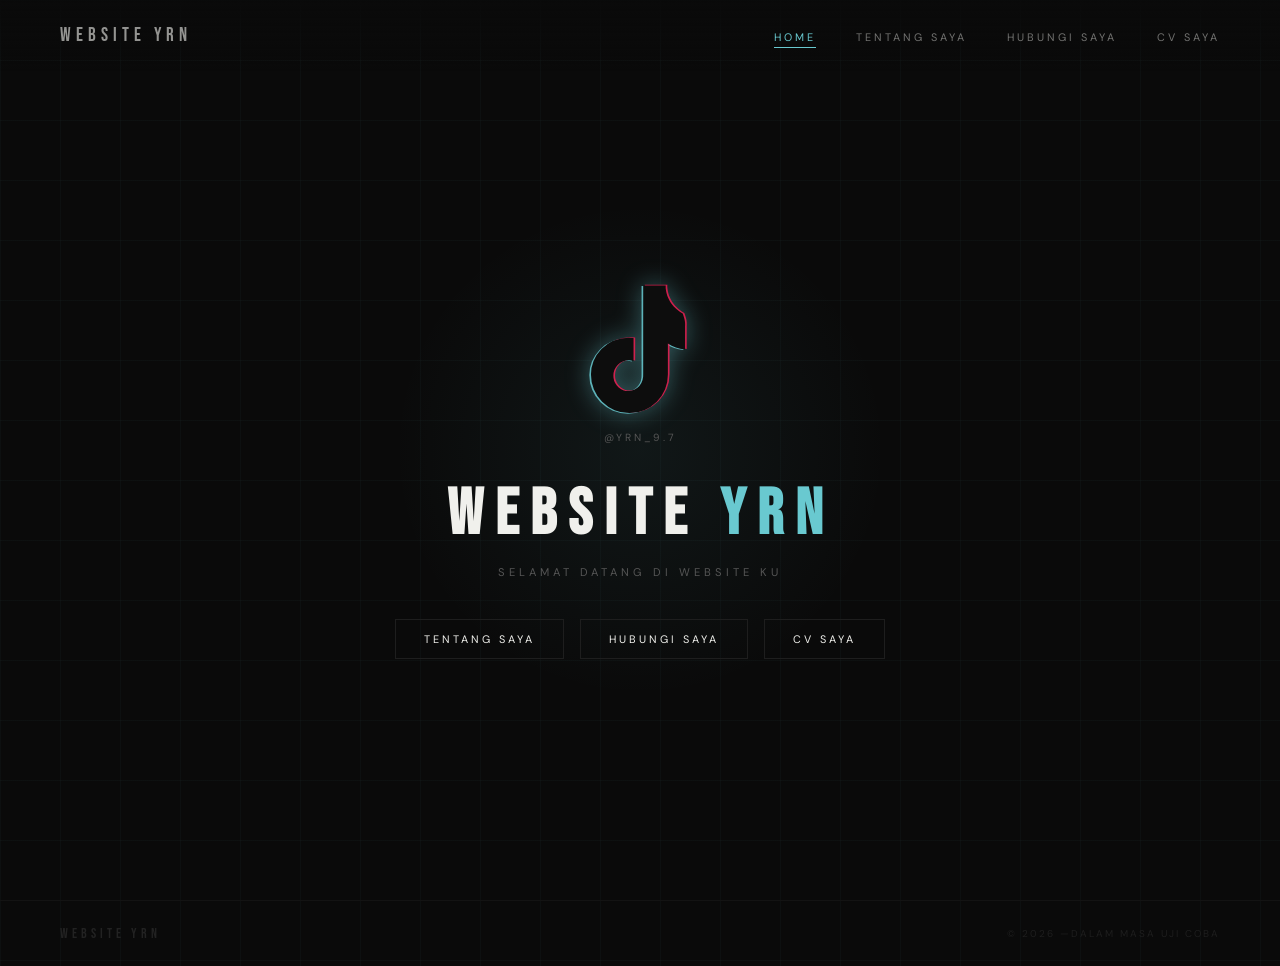
<file: index.html>
<!DOCTYPE html>
<html lang="id">
<head>
  <meta charset="UTF-8"/>
  <meta name="viewport" content="width=device-width, initial-scale=1.0"/>
  <title>WEBSITE YRN</title>
  <link href="https://fonts.googleapis.com/css2?family=Bebas+Neue&family=DM+Sans:wght@300;400&display=swap" rel="stylesheet"/>
  <link rel="stylesheet" href="style.css"/>
</head>
<body>

  <!-- ====== NAVBAR ====== -->
  <nav>
    <div class="logo">WEBSITE YRN</div>
    <ul class="nav-links">
      <li><a href="index.html" class="active">Home</a></li>
      <li><a href="about.html">tentang saya</a></li>
      <li><a href="contact.html">hubungi saya</a></li>
      <li><a href="cv.html">CV SAYA</a></li>
    </ul>
  </nav>

  <!-- ====== HERO / ISI HOME ====== -->
  <main class="hero">

    <!-- Logo TikTok — klik untuk ke profil TikTok -->
    <a href="https://www.tiktok.com/@yrn_9.7" target="_blank" class="tiktok-logo">
      <img src="tiktok.svg" alt="TikTok"/>
      <span class="tiktok-hint">@yrn_9.7</span>
    </a>

    <!-- Judul halaman -->
    <h1 class="judul">WEBSITE <span>YRN</span></h1>
    <p class="sub">selamat datang di website ku</p>

    <!-- Dua tombol navigasi -->
    <div class="hero-tombol">
      <a href="about.html" class="tombol">TENTANG SAYA</a>
      <a href="contact.html" class="tombol">HUBUNGI SAYA</a>
      <a href="CV.html" class="tombol">CV SAYA</a>
    </div>

  </main>

  <!-- ====== FOOTER ====== -->
  <footer>
    <span class="f-kiri">WEBSITE YRN</span>
    <span class="f-kanan">© 2026 —DALAM MASA UJI COBA</span>
  </footer>

</body>
</html>
</file>
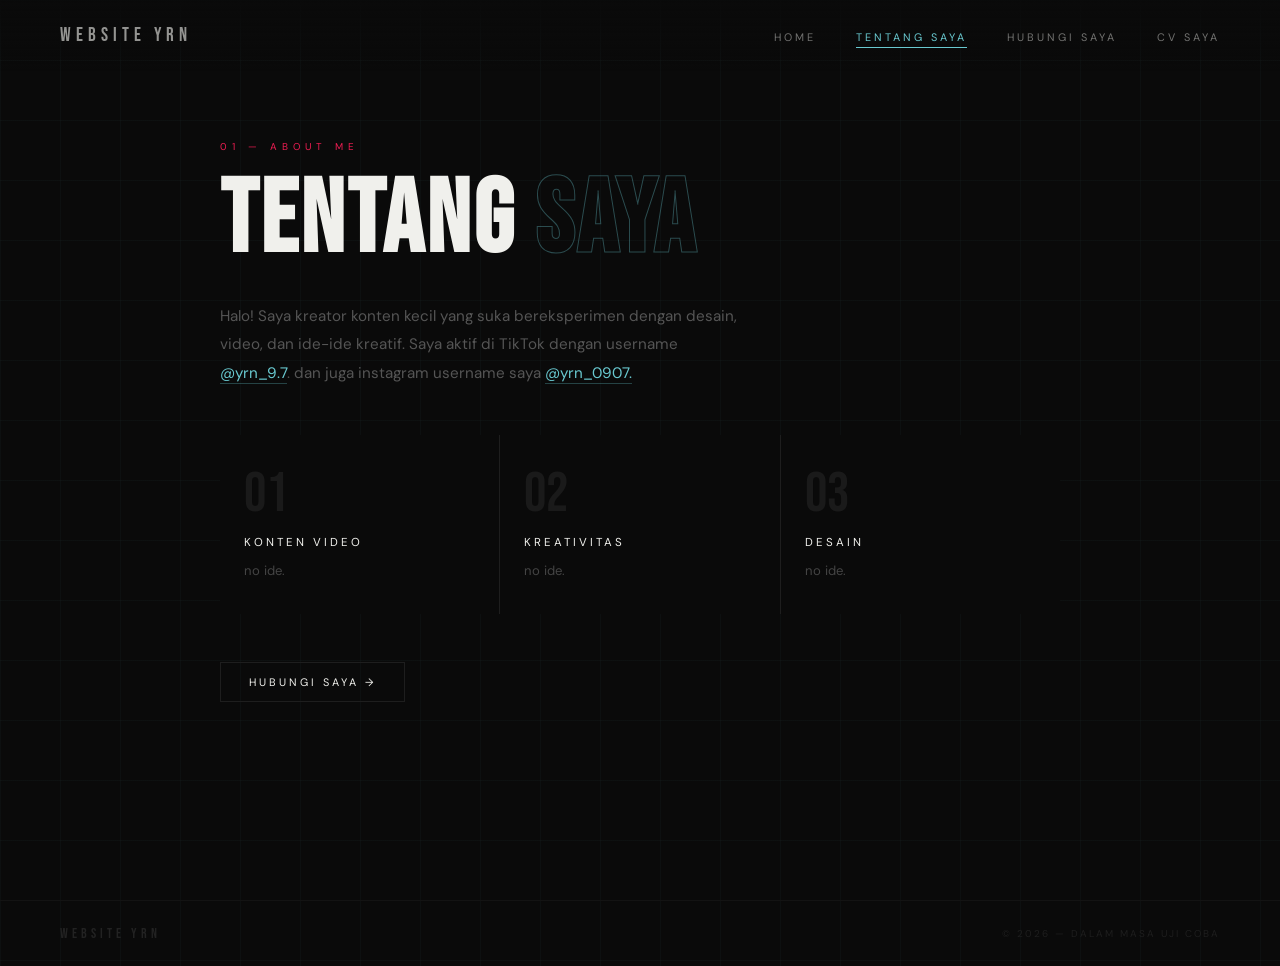
<file: about.html>
<!DOCTYPE html>
<html lang="id">
<head>
  <meta charset="UTF-8"/>
  <meta name="viewport" content="width=device-width, initial-scale=1.0"/>
  <title>WEBSITE YRN</title>
  <link href="https://fonts.googleapis.com/css2?family=Bebas+Neue&family=DM+Sans:wght@300;400&display=swap" rel="stylesheet"/>
  <link rel="stylesheet" href="style.css"/>
</head>
<body>

  <!-- ====== NAVBAR ====== -->
  <nav>
    <div class="logo">WEBSITE YRN</div>
    <ul class="nav-links">
      <li><a href="index.html">Home</a></li>
      <li><a href="about.html" class="active">tentang saya</a></li>
      <li><a href="contact.html">hubungi saya</a></li>
      <li><a href="cv.html">CV SAYA</a></li>
    </ul>
  </nav>

  <!-- ====== ISI ABOUT ====== -->
  <main class="halaman">

    <p class="label">01 — about me</p>
    <h1 class="judul-halaman">TENTANG <span>SAYA</span></h1>

    <p class="teks-biasa">
      Halo! Saya kreator konten kecil yang suka bereksperimen dengan desain,
      video, dan ide-ide kreatif. Saya aktif di TikTok dengan username
      <a href="https://www.tiktok.com/@yrn_9.7" target="_blank" class="link-cyan">@yrn_9.7</a>. dan juga instagram
      username saya <a href="https://www.instagram.com/yrn_0907?igsh=cmFhMmNmYzI2bXRy" target="_blank" class="link-cyan">@yrn_0907.</a>
    </p>

    <!-- 3 kartu keahlian -->
    <div class="kartu-grid">

      <div class="kartu">
        <div class="kartu-nomor">01</div>
        <div class="kartu-judul">Konten Video</div>
        <div class="kartu-teks">no ide.</div>
      </div>

      <div class="kartu">
        <div class="kartu-nomor">02</div>
        <div class="kartu-judul">Kreativitas</div>
        <div class="kartu-teks">no ide.</div>
      </div>

      <div class="kartu">
        <div class="kartu-nomor">03</div>
        <div class="kartu-judul">Desain</div>
        <div class="kartu-teks">no ide.</div>
      </div>

    </div>

    <!-- Tombol ke Contact -->
    <a href="contact.html" class="tombol">Hubungi Saya →</a>

  </main>

  <!-- ====== FOOTER ====== -->
  <footer>
    <span class="f-kiri">WEBSITE YRN</span>
    <span class="f-kanan">© 2026 — DALAM MASA UJI COBA</span>
  </footer>

</body>
</html>
</file>
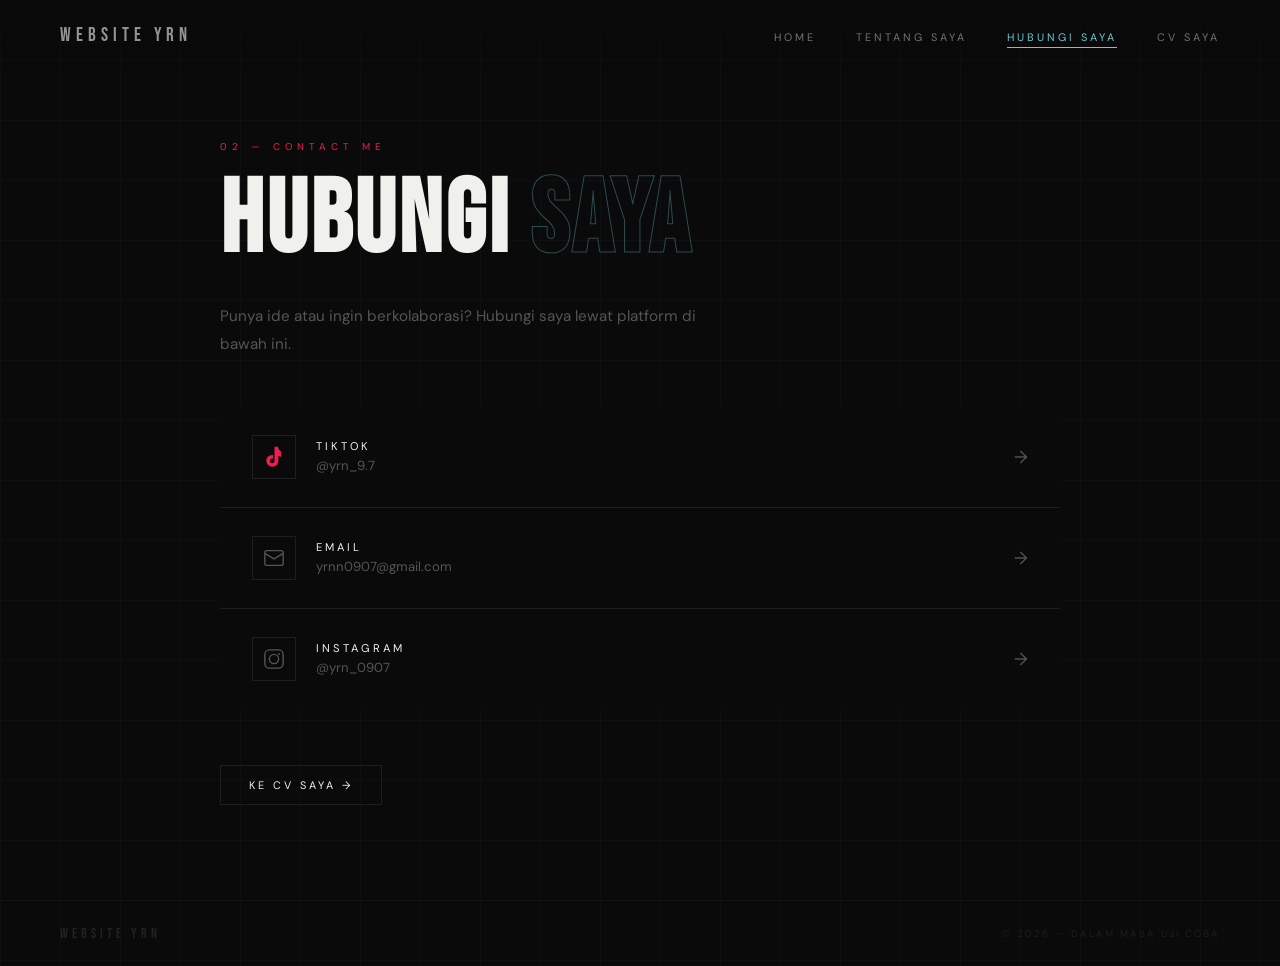
<file: contact.html>
<!DOCTYPE html>
<html lang="id">
<head>
  <meta charset="UTF-8"/>
  <meta name="viewport" content="width=device-width, initial-scale=1.0"/>
  <title>WEBSITE YRN</title>
  <link href="https://fonts.googleapis.com/css2?family=Bebas+Neue&family=DM+Sans:wght@300;400&display=swap" rel="stylesheet"/>
  <link rel="stylesheet" href="style.css"/>
</head>
<body>

  <!-- ====== NAVBAR ====== -->
  <nav>
    <div class="logo">website yrn</div>
    <ul class="nav-links">
      <li><a href="index.html">Home</a></li>
      <li><a href="about.html">Tentang saya</a></li>
      <li><a href="contact.html" class="active">hubungi saya</a></li>
      <li><a href="cv.html">CV saya</a></li>
    </ul>
  </nav>

  <!-- ====== ISI CONTACT ====== -->
  <main class="halaman">

    <p class="label">02 — Contact Me</p>
    <h1 class="judul-halaman">HUBUNGI <span>SAYA</span></h1>

    <p class="teks-biasa">
      Punya ide atau ingin berkolaborasi? Hubungi saya lewat platform di bawah ini.
    </p>

    <!-- Daftar kontak -->
    <div class="kontak-list">

      <!-- TikTok -->
      <a href="https://www.tiktok.com/@yrn_9.7" target="_blank" class="kontak-item">
        <div class="kontak-kiri">
          <div class="kontak-ikon tiktok-ikon">
            <!-- ikon tiktok kecil -->
            <svg viewBox="0 0 512 512" width="22" height="22" xmlns="http://www.w3.org/2000/svg">
              <path d="M412.19,118.66a109.27,109.27,0,0,1-9.45-5.5,132.87,132.87,0,0,1-24.27-20.62c-18.1-20.71-24.86-41.72-27.35-56.43h.1C349.14,23.9,350,16,350.13,16H267.69V334.78c0,4.55,0,9.05-.18,13.49,0,.52-.05,1-.08,1.56,0,.23,0,.46-.05.68v.4a56.54,56.54,0,0,1-63.7,51.29,56.2,56.2,0,0,1-45.07-55.7,56.53,56.53,0,0,1,56.54-56.54,55.65,55.65,0,0,1,17.16,2.7l.1-83.94a140.92,140.92,0,0,0-17.26-1.07,141.35,141.35,0,0,0-100.1,41.42,138.8,138.8,0,0,0-29,43.7,136.25,136.25,0,0,0-9.38,49.16,140.53,140.53,0,0,0,140.55,141.22h.18a139.6,139.6,0,0,0,140.53-141.22V228.84c17.59,12.64,39.19,19.92,62.85,21.48V167.06C423.1,146.59,416.2,131.64,412.19,118.66Z" fill="currentColor"/>
            </svg>
          </div>
          <div>
            <div class="kontak-platform">TikTok</div>
            <div class="kontak-handle">@yrn_9.7</div>
          </div>
        </div>
        <span class="kontak-panah">→</span>
      </a>

      <!-- Email -->
      <a href="mailto:hello@ujicoba.id" class="kontak-item">
        <div class="kontak-kiri">
          <div class="kontak-ikon">
            <svg width="22" height="22" viewBox="0 0 24 24" fill="none" stroke="currentColor" stroke-width="1.5">
              <rect x="2" y="4" width="20" height="16" rx="2"/>
              <path d="M22 7L12 13 2 7"/>
            </svg>
          </div>
          <div>
            <div class="kontak-platform">Email</div>
            <div class="kontak-handle">yrnn0907@gmail.com</div>
          </div>
        </div>
        <span class="kontak-panah">→</span>
      </a>

      <!-- Instagram (isi sendiri username-nya) -->
      <a href="https://www.instagram.com/yrn_0907?igsh=cmFhMmNmYzI2bXRy" target="_blank" class="kontak-item">
        <div class="kontak-kiri">
          <div class="kontak-ikon">
            <svg width="22" height="22" viewBox="0 0 24 24" fill="none" stroke="currentColor" stroke-width="1.5">
              <rect x="2" y="2" width="20" height="20" rx="5"/>
              <circle cx="12" cy="12" r="5"/>
              <circle cx="17.5" cy="6.5" r="1" fill="currentColor" stroke="none"/>
            </svg>
          </div>
          <div>
            <div class="kontak-platform">Instagram</div>
            <div class="kontak-handle">@yrn_0907</div>
          </div>
        </div>
        <span class="kontak-panah">→</span>
      </a>

    </div>

    <!-- Tombol kembali -->
    <a href="index.html" class="tombol" style="margin-top: 48px;">ke cv saya →</a>

  </main>

  <!-- ====== FOOTER ====== -->
  <footer>
    <span class="f-kiri">website yrn</span>
    <span class="f-kanan">© 2026 — dalam masa uji coba</span>
  </footer>

</body>
</html>
</file>
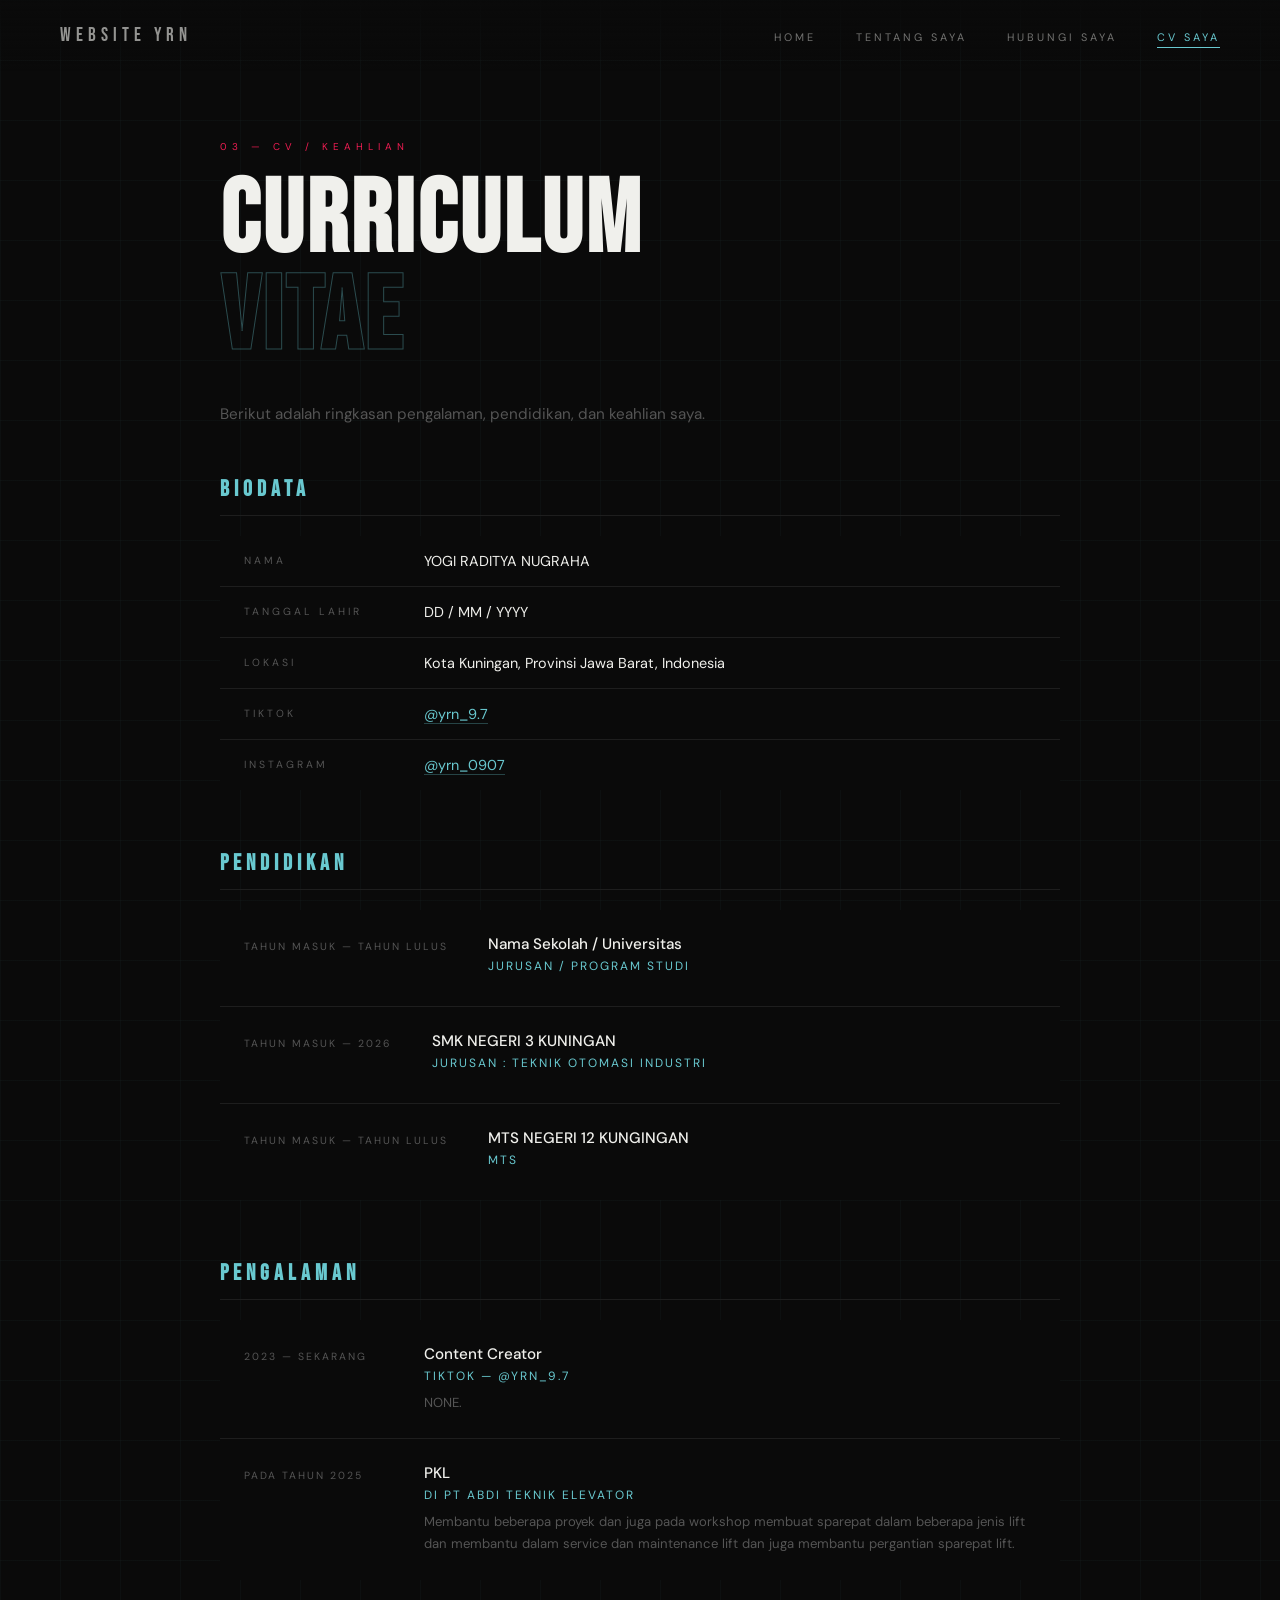
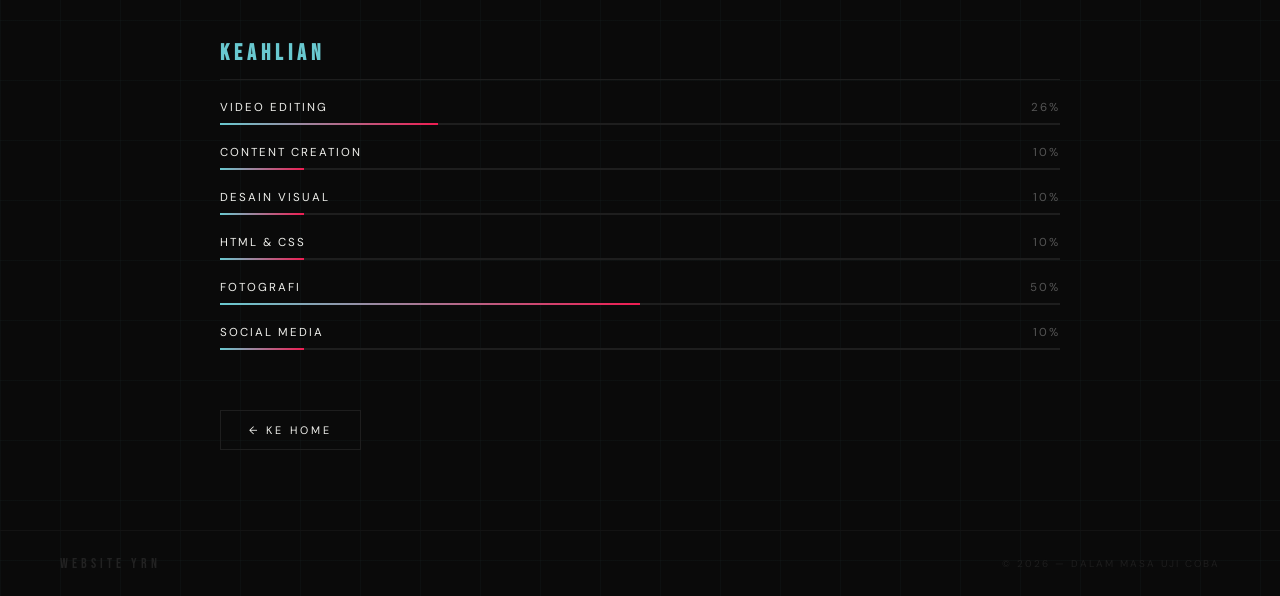
<file: cv.html>
<!DOCTYPE html>
<html lang="id">
<head>
  <meta charset="UTF-8"/>
  <meta name="viewport" content="width=device-width, initial-scale=1.0"/>
  <title>WEBSITE YRN</title>
  <link href="https://fonts.googleapis.com/css2?family=Bebas+Neue&family=DM+Sans:wght@300;400&display=swap" rel="stylesheet"/>
  <link rel="stylesheet" href="style.css"/>
</head>
<body>

  <!-- ====== NAVBAR ====== -->
  <nav>
    <a class="logo">WEBSITE YRN</a>
    <ul class="nav-links">
      <li><a href="index.html">Home</a></li>
      <li><a href="about.html">TENTANG SAYA</a></li>
      <li><a href="contact.html">HUBUNGI SAYA</a></li>
      <li><a href="cv.html" class="active">CV SAYA</a></li>
    </ul>
  </nav>

  <!-- ====== ISI HALAMAN CV ====== -->
  <main class="halaman">

    <p class="label">03 — CV / Keahlian</p>
    <h1 class="judul-halaman">CURRICULUM<br/><span>VITAE</span></h1>
    <p class="teks-biasa">
      Berikut adalah ringkasan pengalaman, pendidikan, dan keahlian saya.
    </p>

    <!-- =====================
         BAGIAN: BIODATA
    ===================== -->
    <div class="cv-section">
      <h2 class="cv-section-title">Biodata</h2>
      <div class="cv-biodata">

        <!-- DATA DIRI -->
        <div class="bio-item">
          <span class="bio-key">Nama</span>
          <span class="bio-val">YOGI RADITYA NUGRAHA</span>
        </div>
        <div class="bio-item">
          <span class="bio-key">Tanggal Lahir</span>
          <span class="bio-val">DD / MM / YYYY</span>
        </div>
        <div class="bio-item">
          <span class="bio-key">Lokasi</span>
          <span class="bio-val">Kota Kuningan, Provinsi Jawa Barat, Indonesia</span>
        </div>
        <div class="bio-item">
          <span class="bio-key">TikTok</span>
          <span class="bio-val">
            <a href="https://www.tiktok.com/@yrn_9.7" target="_blank" class="link-cyan">@yrn_9.7</a>
          </span>
        </div>
        <div class="bio-item">
          <span class="bio-key">Instagram</span>
          <span class="bio-val">
            <a href="https://www.instagram.com/yrn_0907?igsh=cmFhMmNmYzI2bXRy" target="_blank" class="link-cyan">@yrn_0907</a>
          </span>
        </div>

      </div>
    </div>

    <!-- =====================
         BAGIAN: PENDIDIKAN
    ===================== -->
    <div class="cv-section">
      <h2 class="cv-section-title">Pendidikan</h2>
      <div class="cv-list">

        <!-- ini untuk tambah pendidikan baru -->
        <div class="cv-item">
          <div class="cv-item-kiri">
            <span class="cv-tahun">tahun masuk — tahun lulus</span>
          </div>
          <div class="cv-item-kanan">
            <div class="cv-item-judul">Nama Sekolah / Universitas</div>
            <div class="cv-item-sub">Jurusan / Program Studi</div>
          </div>
        </div>

        <div class="cv-item">
          <div class="cv-item-kiri">
            <span class="cv-tahun">tahun masuk — 2026</span>
          </div>
          <div class="cv-item-kanan">
            <div class="cv-item-judul">SMK NEGERI 3 KUNINGAN</div>
            <div class="cv-item-sub">JURUSAN : TEKNIK OTOMASI INDUSTRI</div>
          </div>
        </div>

        <div class="cv-item">
          <div class="cv-item-kiri">
            <span class="cv-tahun">tahun masuk — tahun lulus</span>
          </div>
          <div class="cv-item-kanan">
            <div class="cv-item-judul">MTS NEGERI 12 KUNGINGAN</div>
            <div class="cv-item-sub"> MTS </div>
          </div>
        </div>

      </div>
    </div>

    <!-- =====================
         BAGIAN: PENGALAMAN
    ===================== -->
    <div class="cv-section">
      <h2 class="cv-section-title">Pengalaman</h2>
      <div class="cv-list">

        <!-- Salin ini untuk tambah pengalaman baru -->
        <div class="cv-item">
          <div class="cv-item-kiri">
            <span class="cv-tahun">2023 — Sekarang</span>
          </div>
          <div class="cv-item-kanan">
            <div class="cv-item-judul">Content Creator</div>
            <div class="cv-item-sub">TikTok — @yrn_9.7</div>
            <div class="cv-item-desc">
              NONE.
            </div>
          </div>
        </div>

        <div class="cv-item">
          <div class="cv-item-kiri">
            <span class="cv-tahun">PADA TAHUN 2025</span>
          </div>
          <div class="cv-item-kanan">
            <div class="cv-item-judul">PKL</div>
            <div class="cv-item-sub">DI PT ABDI TEKNIK ELEVATOR</div>
            <div class="cv-item-desc">
              Membantu beberapa proyek dan juga pada workshop membuat sparepat dalam
              beberapa jenis lift dan membantu dalam service dan maintenance lift dan juga membantu pergantian
              sparepat lift.
            </div>
          </div>
        </div>

      </div>
    </div>

    <!-- =====================
         BAGIAN: KEAHLIAN
    ===================== -->
    <div class="cv-section">
      <h2 class="cv-section-title">Keahlian</h2>
      <div class="skill-grid">

        <!-- Ganti nama keahlian dan angka persen sesuai kamu -->
        <!-- angka di --persen adalah level keahlian 0-100 -->

        <div class="skill-item">
          <div class="skill-info">
            <span class="skill-nama">Video Editing</span>
            <span class="skill-persen">26%</span>
          </div>
          <div class="skill-bar">
            <div class="skill-isi" style="--persen: 26%"></div>
          </div>
        </div>

        <div class="skill-item">
          <div class="skill-info">
            <span class="skill-nama">Content Creation</span>
            <span class="skill-persen">10%</span>
          </div>
          <div class="skill-bar">
            <div class="skill-isi" style="--persen: 10%"></div>
          </div>
        </div>

        <div class="skill-item">
          <div class="skill-info">
            <span class="skill-nama">Desain Visual</span>
            <span class="skill-persen">10%</span>
          </div>
          <div class="skill-bar">
            <div class="skill-isi" style="--persen: 10%"></div>
          </div>
        </div>

        <div class="skill-item">
          <div class="skill-info">
            <span class="skill-nama">HTML & CSS</span>
            <span class="skill-persen">10%</span>
          </div>
          <div class="skill-bar">
            <div class="skill-isi" style="--persen: 10%"></div>
          </div>
        </div>

        <div class="skill-item">
          <div class="skill-info">
            <span class="skill-nama">Fotografi</span>
            <span class="skill-persen">50%</span>
          </div>
          <div class="skill-bar">
            <div class="skill-isi" style="--persen: 50%"></div>
          </div>
        </div>

        <div class="skill-item">
          <div class="skill-info">
            <span class="skill-nama">Social Media</span>
            <span class="skill-persen">10%</span>
          </div>
          <div class="skill-bar">
            <div class="skill-isi" style="--persen: 10%"></div>
          </div>
        </div>

      </div>
    </div>

    <!-- Tombol ke Contact -->
    <a href="contact.html" class="tombol">← KE HOME</a>

  </main>

  <!-- ====== FOOTER ====== -->
  <footer>
    <span class="f-kiri">WEBSITE YRN</span>
    <span class="f-kanan">© 2026 — DALAM MASA UJI COBA</span>
  </footer>

</body>
</html>
</file>
<file: style.css>
/* ============================================
   STYLE.CSS — Website Uji Coba
   Struktur:
   1. Variabel warna & reset
   2. Body & font
   3. Navbar
   4. Hero (Home)
   5. TikTok logo
   6. Tombol
   7. Halaman dalam (About & Contact)
   8. Kartu (About)
   9. Kontak list (Contact)
   10. Footer
   11. Animasi
============================================ */


/* ============================================
   1. VARIABEL WARNA & RESET
============================================ */
:root {
  --hitam:  #0a0a0a;    /* latar belakang utama */
  --putih:  #f0f0ec;    /* teks utama */
  --cyan:   #69C9D0;    /* aksen TikTok */
  --pink:   #EE1D52;    /* aksen TikTok */
  --abu:    #555;       /* teks sekunder */
  --garis:  #1e1e1e;    /* warna garis tipis */
}

* {
  margin: 0;
  padding: 0;
  box-sizing: border-box;
}


/* ============================================
   2. BODY & FONT
============================================ */
body {
  background-color: var(--hitam);
  color: var(--putih);
  font-family: 'DM Sans', sans-serif;
  min-height: 100vh;

  /* Grid garis tipis di latar belakang */
  background-image:
    linear-gradient(rgba(105,201,208,0.03) 1px, transparent 1px),
    linear-gradient(90deg, rgba(105,201,208,0.03) 1px, transparent 1px);
  background-size: 60px 60px;
}


/* ============================================
   3. NAVBAR
============================================ */
nav {
  position: fixed;          /* menempel di atas */
  top: 0; left: 0; right: 0;
  z-index: 99;
  display: flex;
  justify-content: space-between;
  align-items: center;
  padding: 24px 60px;
  background: linear-gradient(to bottom, rgba(10,10,10,0.95), transparent);
}

/* Logo teks di kiri navbar */
.logo {
  font-family: 'Bebas Neue', sans-serif;
  font-size: 1.2rem;
  letter-spacing: 5px;
  opacity: 0.6;
}

/* Daftar link navbar */
.nav-links {
  display: flex;
  gap: 40px;
  list-style: none;
}

.nav-links a {
  text-decoration: none;
  font-size: 0.68rem;
  letter-spacing: 3px;
  text-transform: uppercase;
  color: var(--putih);
  opacity: 0.45;
  position: relative;
  transition: opacity 0.3s, color 0.3s;
}

/* Garis bawah saat hover */
.nav-links a::after {
  content: '';
  position: absolute;
  bottom: -4px; left: 0;
  width: 0; height: 1px;
  background: var(--cyan);
  transition: width 0.3s;
}

.nav-links a:hover,
.nav-links a.active {
  opacity: 1;
  color: var(--cyan);
}

.nav-links a:hover::after,
.nav-links a.active::after {
  width: 100%;
}


/* ============================================
   4. HERO (HOME)
============================================ */
.hero {
  min-height: 100vh;
  display: flex;
  flex-direction: column;
  align-items: center;
  justify-content: center;
  text-align: center;
  padding: 100px 20px 60px;
  position: relative;
}

/* Cahaya latar — cyan */
.hero::before {
  content: '';
  position: absolute;
  width: 500px; height: 500px;
  border-radius: 50%;
  background: radial-gradient(circle, rgba(105,201,208,0.07) 0%, transparent 70%);
  top: 50%; left: 50%;
  transform: translate(-50%, -50%);
  pointer-events: none;
}

/* Judul besar di hero */
.judul {
  font-family: 'Bebas Neue', sans-serif;
  font-size: clamp(2.2rem, 5vw, 4rem);
  letter-spacing: 12px;
  margin-top: 32px;
  animation: naik 0.8s ease forwards;
  animation-delay: 0.3s;
  opacity: 0;
}

.judul span {
  color: var(--cyan); /* kata "UJI" warna cyan */
}

/* Teks kecil di bawah judul */
.sub {
  font-size: 0.7rem;
  letter-spacing: 4px;
  text-transform: uppercase;
  color: var(--abu);
  margin-top: 12px;
  animation: naik 0.8s ease forwards;
  animation-delay: 0.5s;
  opacity: 0;
}

/* Dua tombol di hero */
.hero-tombol {
  display: flex;
  gap: 16px;
  margin-top: 40px;
  animation: naik 0.8s ease forwards;
  animation-delay: 0.7s;
  opacity: 0;
}


/* ============================================
   5. TIKTOK LOGO (HOME)
============================================ */
.tiktok-logo {
  display: flex;
  flex-direction: column;
  align-items: center;
  gap: 10px;
  text-decoration: none;
  animation: naik 0.8s ease forwards, ambang 4s ease-in-out infinite;
  animation-delay: 0.1s, 1s;
  opacity: 0;
}

/* Gambar logo */
.tiktok-logo img {
  width: 140px;
  height: 140px;
  transition: transform 0.3s, filter 0.3s;
  filter: drop-shadow(0 0 12px rgba(105,201,208,0.4));
}

/* Saat logo di-hover */
.tiktok-logo:hover img {
  transform: scale(1.08);
  filter: drop-shadow(0 0 20px rgba(105,201,208,0.7));
}

/* Teks @yrn_9.7 di bawah logo */
.tiktok-hint {
  font-size: 0.65rem;
  letter-spacing: 3px;
  color: var(--abu);
  text-transform: uppercase;
  transition: color 0.3s;
}

.tiktok-logo:hover .tiktok-hint {
  color: var(--cyan);
}


/* ============================================
   6. TOMBOL
============================================ */
.tombol {
  display: inline-block;
  text-decoration: none;
  font-size: 0.68rem;
  letter-spacing: 3px;
  text-transform: uppercase;
  color: var(--putih);
  border: 1px solid var(--garis);
  padding: 12px 28px;
  transition: border-color 0.3s, color 0.3s, background 0.3s;
}

.tombol:hover {
  border-color: var(--cyan);
  color: var(--cyan);
  background: rgba(105,201,208,0.05);
}


/* ============================================
   7. HALAMAN DALAM (ABOUT & CONTACT)
============================================ */
.halaman {
  min-height: 100vh;
  padding: 140px 60px 80px;
  max-width: 960px;
  margin: 0 auto;
}

/* Label kecil merah muda di atas judul */
.label {
  font-size: 0.62rem;
  letter-spacing: 5px;
  text-transform: uppercase;
  color: var(--pink);
  margin-bottom: 20px;
  animation: naik 0.7s ease forwards 0.1s;
  opacity: 0;
}

/* Judul besar halaman dalam */
.judul-halaman {
  font-family: 'Bebas Neue', sans-serif;
  font-size: clamp(3rem, 8vw, 7rem);
  line-height: 0.95;
  letter-spacing: 3px;
  margin-bottom: 32px;
  animation: naik 0.7s ease forwards 0.2s;
  opacity: 0;
}

/* Kata kedua outline */
.judul-halaman span {
  color: transparent;
  -webkit-text-stroke: 1px rgba(105,201,208,0.35);
}

/* Teks paragraf biasa */
.teks-biasa {
  font-size: 0.95rem;
  line-height: 1.85;
  color: var(--abu);
  max-width: 520px;
  margin-bottom: 48px;
  animation: naik 0.7s ease forwards 0.3s;
  opacity: 0;
}

/* Link inline berwarna cyan */
.link-cyan {
  color: var(--cyan);
  text-decoration: none;
  border-bottom: 1px solid rgba(105,201,208,0.3);
  transition: border-color 0.3s;
}
.link-cyan:hover {
  border-color: var(--cyan);
}


/* ============================================
   8. KARTU (ABOUT)
============================================ */
.kartu-grid {
  display: grid;
  grid-template-columns: repeat(3, 1fr);
  gap: 1px;               /* gap 1px jadi seperti garis antar kartu */
  background: var(--garis);
  margin-bottom: 48px;
  animation: naik 0.7s ease forwards 0.4s;
  opacity: 0;
}

.kartu {
  background: var(--hitam);
  padding: 32px 24px;
  position: relative;
  transition: background 0.3s;
  overflow: hidden;
}

/* Garis cyan dari kiri saat hover */
.kartu::before {
  content: '';
  position: absolute;
  top: 0; left: 0;
  width: 2px; height: 0;
  background: var(--cyan);
  transition: height 0.4s;
}

.kartu:hover::before {
  height: 100%;
}

.kartu:hover {
  background: #0f0f0f;
}

/* Angka besar di latar kartu */
.kartu-nomor {
  font-family: 'Bebas Neue', sans-serif;
  font-size: 3.5rem;
  color: #1a1a1a;
  line-height: 1;
  margin-bottom: 12px;
}

.kartu-judul {
  font-size: 0.72rem;
  letter-spacing: 3px;
  text-transform: uppercase;
  color: var(--putih);
  margin-bottom: 10px;
}

.kartu-teks {
  font-size: 0.82rem;
  color: #444;
  line-height: 1.7;
}


/* ============================================
   9. KONTAK LIST (CONTACT)
============================================ */
.kontak-list {
  display: flex;
  flex-direction: column;
  gap: 1px;               /* garis tipis antar item */
  background: var(--garis);
  margin-bottom: 8px;
  animation: naik 0.7s ease forwards 0.4s;
  opacity: 0;
}

.kontak-item {
  display: flex;
  justify-content: space-between;
  align-items: center;
  background: var(--hitam);
  padding: 28px 32px;
  text-decoration: none;
  color: var(--putih);
  transition: background 0.3s, padding-left 0.3s;
}

.kontak-item:hover {
  background: #0f0f0f;
  padding-left: 40px;     /* geser sedikit ke kanan saat hover */
}

/* Sisi kiri: ikon + nama platform */
.kontak-kiri {
  display: flex;
  align-items: center;
  gap: 20px;
}

/* Kotak ikon */
.kontak-ikon {
  width: 44px; height: 44px;
  border: 1px solid var(--garis);
  display: flex;
  align-items: center;
  justify-content: center;
  color: var(--abu);
  transition: border-color 0.3s, color 0.3s;
}

.kontak-item:hover .kontak-ikon {
  border-color: var(--cyan);
  color: var(--cyan);
}

/* Ikon TikTok pakai warna pink */
.tiktok-ikon {
  color: var(--pink);
}

.kontak-item:hover .tiktok-ikon {
  color: var(--cyan);
}

.kontak-platform {
  font-size: 0.7rem;
  letter-spacing: 3px;
  text-transform: uppercase;
  color: var(--putih);
  margin-bottom: 4px;
}

.kontak-handle {
  font-size: 0.82rem;
  color: var(--abu);
}

/* Panah kanan */
.kontak-panah {
  color: var(--abu);
  font-size: 1.1rem;
  transition: color 0.3s, transform 0.3s;
}

.kontak-item:hover .kontak-panah {
  color: var(--cyan);
  transform: translateX(6px);
}


/* ============================================
   10. FOOTER
============================================ */
footer {
  display: flex;
  justify-content: space-between;
  align-items: center;
  padding: 24px 60px;
  border-top: 1px solid #131313;
}

.f-kiri {
  font-family: 'Bebas Neue', sans-serif;
  font-size: 0.9rem;
  letter-spacing: 4px;
  color: #222;
}

.f-kanan {
  font-size: 0.62rem;
  letter-spacing: 2px;
  text-transform: uppercase;
  color: #1e1e1e;
}


/* ============================================
   11. ANIMASI
============================================ */

/* Muncul dari bawah ke atas */
@keyframes naik {
  from { opacity: 0; transform: translateY(20px); }
  to   { opacity: 1; transform: translateY(0); }
}

/* Logo mengambang naik-turun */
@keyframes ambang {
  0%, 100% { transform: translateY(0); }
  50%       { transform: translateY(-12px); }
}


/* ============================================
   RESPONSIVE — layar kecil (HP)
============================================ */
@media (max-width: 640px) {
  nav {
    padding: 20px 24px;
  }

  .nav-links {
    gap: 20px;
  }

  .nav-links a {
    font-size: 0.6rem;
  }

  .halaman {
    padding: 120px 24px 60px;
  }

  .kartu-grid {
    grid-template-columns: 1fr; /* kartu jadi satu kolom di HP */
  }

  footer {
    padding: 20px 24px;
    flex-direction: column;
    gap: 8px;
    text-align: center;
  }

  .hero-tombol {
    flex-direction: column;
    align-items: center;
  }
}


/* ==============================
   CV PAGE — TAMBAHAN STYLE
============================== */

/* Setiap bagian CV (Biodata, Pendidikan, dll) */
.cv-section {
  margin-bottom: 60px;
  animation: naik 0.7s ease forwards;
  opacity: 0;
}

/* Jalankan animasi dengan delay berbeda tiap section */
.cv-section:nth-child(1) { animation-delay: 0.3s; }
.cv-section:nth-child(2) { animation-delay: 0.4s; }
.cv-section:nth-child(3) { animation-delay: 0.5s; }
.cv-section:nth-child(4) { animation-delay: 0.6s; }
.cv-section:nth-child(5) { animation-delay: 0.7s; }

/* Judul tiap bagian CV (contoh: "Pendidikan") */
.cv-section-title {
  font-family: 'Bebas Neue', sans-serif;
  font-size: 1.4rem;
  letter-spacing: 5px;
  color: var(--cyan);
  margin-bottom: 20px;
  padding-bottom: 12px;
  border-bottom: 1px solid var(--garis);
}

/* ---- BIODATA ---- */
.cv-biodata {
  display: flex;
  flex-direction: column;
  gap: 1px;
  background: var(--garis);
}

.bio-item {
  display: flex;
  background: var(--hitam);
  padding: 16px 24px;
  gap: 40px;
  align-items: center;
}

.bio-key {
  font-size: 0.65rem;
  letter-spacing: 3px;
  text-transform: uppercase;
  color: var(--abu);
  min-width: 140px;
}

.bio-val {
  font-size: 0.9rem;
  color: var(--putih);
}

/* ---- PENDIDIKAN & PENGALAMAN ---- */
.cv-list {
  display: flex;
  flex-direction: column;
  gap: 1px;
  background: var(--garis);
}

.cv-item {
  display: flex;
  gap: 40px;
  background: var(--hitam);
  padding: 24px;
  transition: background 0.3s, padding-left 0.3s;
  position: relative;
}

/* Garis cyan dari kiri saat hover */
.cv-item::before {
  content: '';
  position: absolute;
  top: 0; left: 0;
  width: 2px; height: 0;
  background: var(--cyan);
  transition: height 0.4s;
}

.cv-item:hover::before { height: 100%; }
.cv-item:hover {
  background: #0f0f0f;
  padding-left: 32px;
}

/* Kolom kiri: tahun */
.cv-item-kiri {
  min-width: 140px;
}

.cv-tahun {
  font-size: 0.65rem;
  letter-spacing: 2px;
  color: var(--abu);
  text-transform: uppercase;
}

/* Kolom kanan: nama, sub, deskripsi */
.cv-item-judul {
  font-size: 0.95rem;
  font-weight: 500;
  color: var(--putih);
  margin-bottom: 4px;
}

.cv-item-sub {
  font-size: 0.75rem;
  letter-spacing: 2px;
  text-transform: uppercase;
  color: var(--cyan);
  margin-bottom: 8px;
}

.cv-item-desc {
  font-size: 0.82rem;
  color: var(--abu);
  line-height: 1.7;
}

/* ---- SKILL BAR ---- */
.skill-grid {
  display: flex;
  flex-direction: column;
  gap: 20px;
}

.skill-item {
  display: flex;
  flex-direction: column;
  gap: 8px;
}

.skill-info {
  display: flex;
  justify-content: space-between;
}

.skill-nama {
  font-size: 0.72rem;
  letter-spacing: 2px;
  text-transform: uppercase;
  color: var(--putih);
}

.skill-persen {
  font-size: 0.72rem;
  letter-spacing: 2px;
  color: var(--abu);
}

/* Track bar abu */
.skill-bar {
  width: 100%;
  height: 2px;
  background: var(--garis);
}

/* Isi bar cyan — lebar diambil dari --persen */
.skill-isi {
  height: 100%;
  width: var(--persen);
  background: linear-gradient(to right, var(--cyan), var(--pink));
  animation: isiBar 1.2s ease forwards;
  transform-origin: left;
}

@keyframes isiBar {
  from { transform: scaleX(0); }
  to   { transform: scaleX(1); }
}

/* Link cyan inline */
.link-cyan {
  color: var(--cyan);
  text-decoration: none;
  border-bottom: 1px solid rgba(105,201,208,0.3);
  transition: border-color 0.3s;
}
.link-cyan:hover { border-color: var(--cyan); }
</file>
